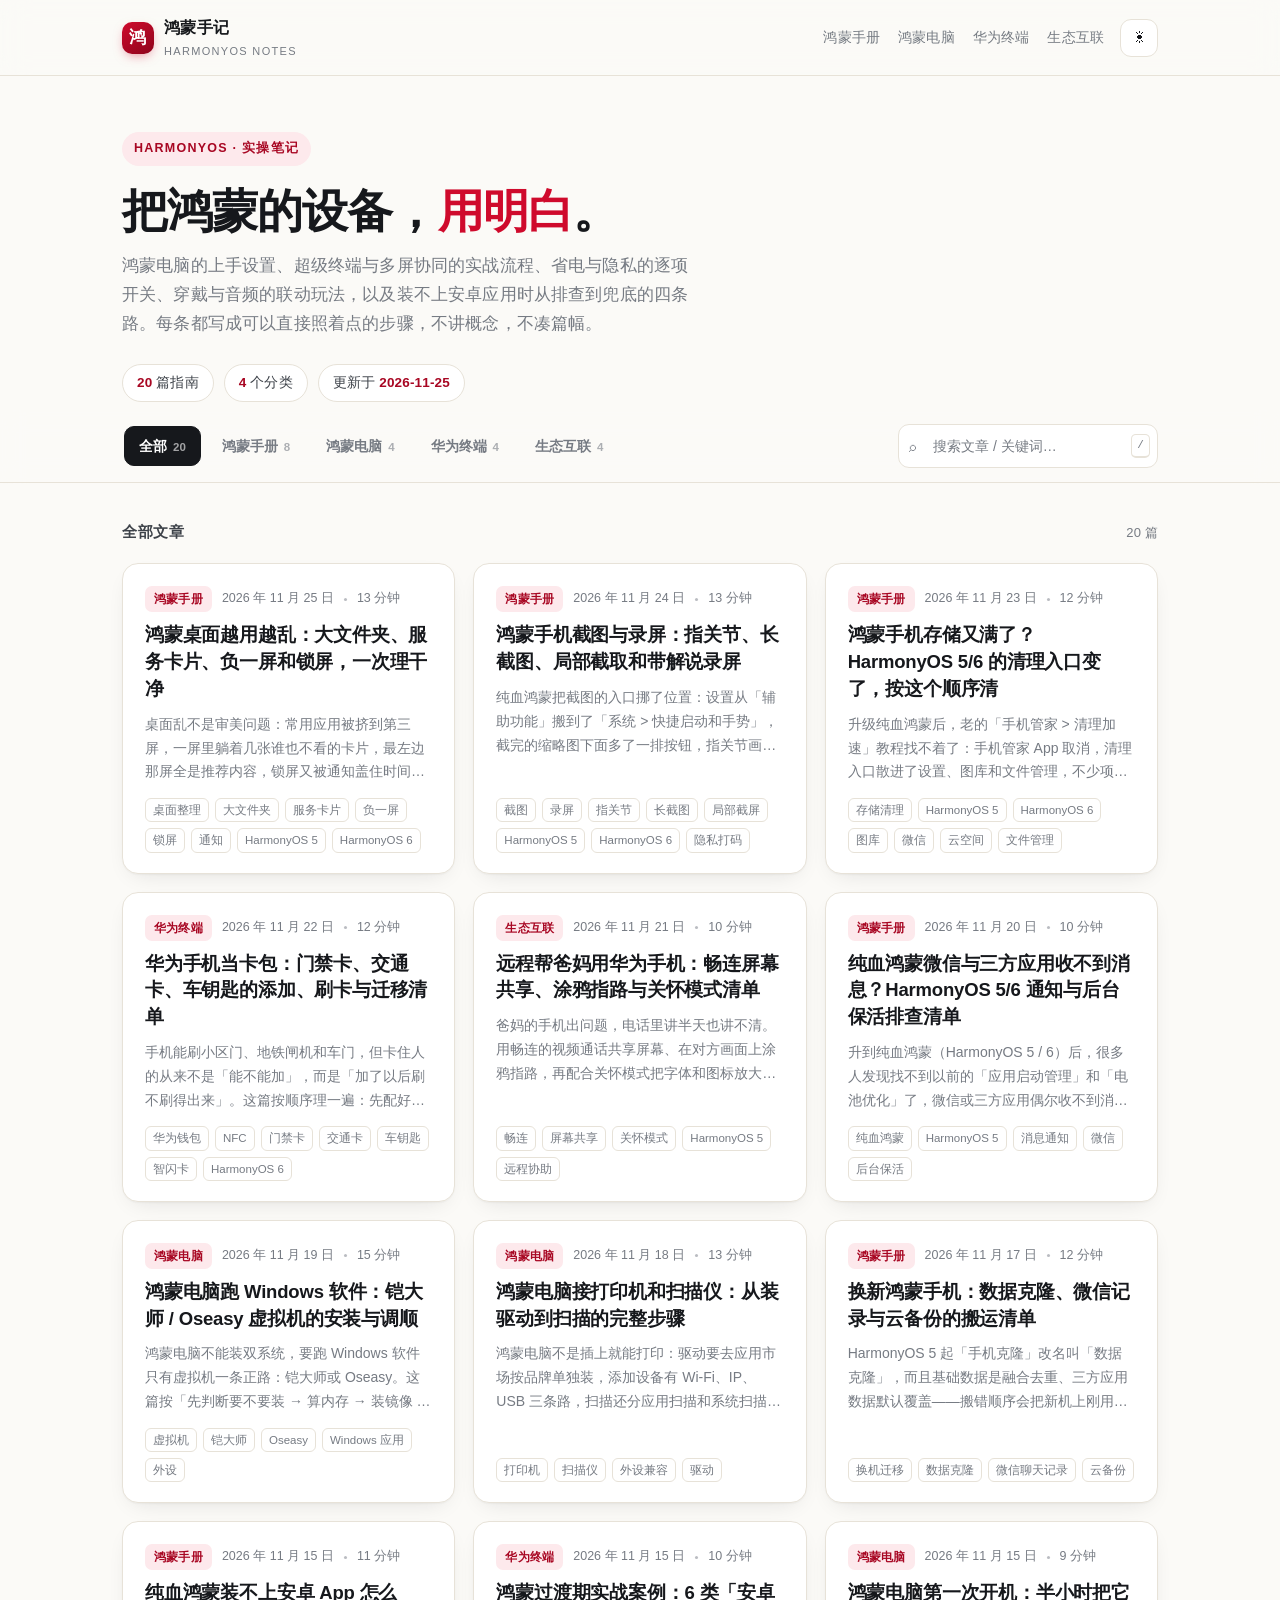
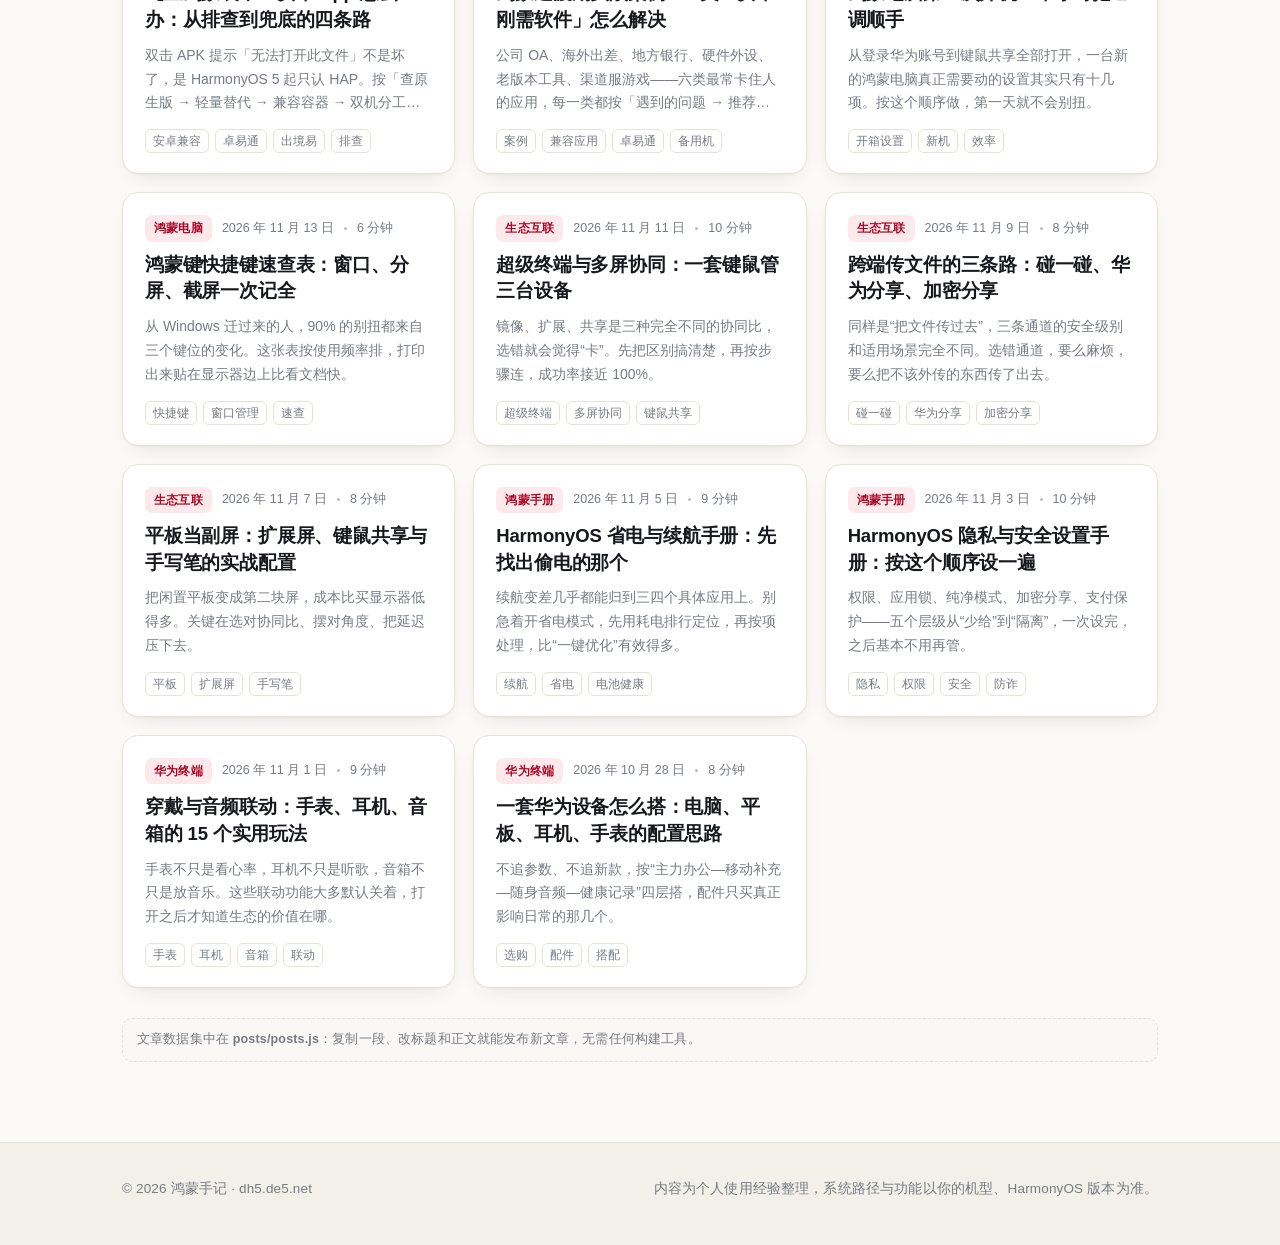
<file: index.html>
<!DOCTYPE html>
<html lang="zh-CN" data-theme="light">
<head>
<meta charset="utf-8">
<meta name="viewport" content="width=device-width, initial-scale=1, viewport-fit=cover">
<title>鸿蒙手记 · 华为终端与 HarmonyOS 使用手册</title>
<meta name="description" content="鸿蒙（HarmonyOS）使用手册、鸿蒙电脑（HarmonyOS PC）指南、华为终端与生态互联技巧。一套可以直接照着做的实操笔记。">
<meta name="theme-color" content="#fbfaf7" media="(prefers-color-scheme: light)">
<meta name="theme-color" content="#0e1013" media="(prefers-color-scheme: dark)">
<meta property="og:title" content="鸿蒙手记 · 华为终端与 HarmonyOS 使用手册">
<meta property="og:description" content="鸿蒙手册、鸿蒙电脑指南、华为终端与生态互联实战笔记。">
<meta property="og:type" content="website">
<meta property="og:url" content="https://dh5.de5.net/">
<link rel="canonical" href="https://dh5.de5.net/">
<link rel="icon" href="data:image/svg+xml,<svg xmlns='http://www.w3.org/2000/svg' viewBox='0 0 100 100'><rect width='100' height='100' rx='22' fill='%23cf0a2c'/><text x='50' y='70' font-size='58' font-family='system-ui,sans-serif' font-weight='700' fill='white' text-anchor='middle'>鸿</text></svg>">
<link rel="stylesheet" href="assets/style.css">
<script>
  // 主题在首次绘制前定好，避免闪白
  (function () {
    try {
      var saved = localStorage.getItem('dh5-theme');
      var sys = window.matchMedia('(prefers-color-scheme: dark)').matches ? 'dark' : 'light';
      document.documentElement.dataset.theme = saved || sys;
    } catch (e) {}
  })();
</script>
</head>
<body>

<div class="progress" id="progress" aria-hidden="true"></div>

<header class="topbar">
  <div class="topbar-inner">
    <a class="brand" href="#/" aria-label="回到首页">
      <span class="brand-mark">鸿</span>
      <span class="brand-text">鸿蒙手记<small>HarmonyOS Notes</small></span>
    </a>
    <span class="topbar-spacer"></span>
    <nav class="nav-links" aria-label="站内导航">
      <a href="#/cat/鸿蒙手册">鸿蒙手册</a>
      <a href="#/cat/鸿蒙电脑">鸿蒙电脑</a>
      <a href="#/cat/华为终端">华为终端</a>
      <a href="#/cat/生态互联">生态互联</a>
    </nav>
    <button class="icon-btn" id="themeBtn" type="button" title="切换深色 / 浅色" aria-label="切换深色或浅色主题">
      <span class="icon-sun">☀</span><span class="icon-moon">☾</span>
    </button>
  </div>
</header>

<section class="hero" id="hero">
  <span class="hero-eyebrow">HarmonyOS · 实操笔记</span>
  <h1>把鸿蒙的设备，<em>用明白</em>。</h1>
  <p>鸿蒙电脑的上手设置、超级终端与多屏协同的实战流程、省电与隐私的逐项开关、穿戴与音频的联动玩法，以及装不上安卓应用时从排查到兜底的四条路。每条都写成可以直接照着点的步骤，不讲概念，不凑篇幅。</p>
  <ul class="hero-stats">
    <li><b id="statCount">11</b> 篇指南</li>
    <li><b>4</b> 个分类</li>
    <li>更新于 <b id="statDate">2026-11-15</b></li>
  </ul>
</section>

<div class="toolbar" id="toolbar">
  <div class="toolbar-inner">
    <div class="tabs" id="tabs" role="tablist" aria-label="文章分类"></div>
    <div class="search">
      <span class="lens" aria-hidden="true">⌕</span>
      <input id="search" type="search" placeholder="搜索文章 / 关键词…" autocomplete="off" aria-label="搜索文章">
      <kbd class="kbd">/</kbd>
    </div>
  </div>
</div>

<main>
  <!-- 列表视图 -->
  <div id="listView">
    <div class="list-head">
      <h2 id="listTitle">全部文章</h2>
      <span class="result" id="listResult"></span>
    </div>
    <div class="grid" id="grid"></div>
    <p class="hint">文章数据集中在 <b>posts/posts.js</b>：复制一段、改标题和正文就能发布新文章，无需任何构建工具。</p>
  </div>

  <!-- 阅读视图 -->
  <article id="readerView" class="reader" hidden></article>
</main>

<footer>
  <div class="footer-inner">
    <span>© <span id="year">2026</span> 鸿蒙手记 · dh5.de5.net</span>
    <span>内容为个人使用经验整理，系统路径与功能以你的机型、HarmonyOS 版本为准。</span>
  </div>
</footer>

<script src="posts/posts.js"></script>
<script src="assets/app.js"></script>
</body>
</html>
</file>
<file: assets/style.css>
/* ==========================================================================
   鸿蒙手记 · dh5.de5.net
   纯手写 CSS，无框架、无构建。改主题色只改 :root 里的变量即可。
   ========================================================================== */

:root {
  --bg: #fbfaf7;
  --bg-soft: #f3f0e9;
  --surface: #ffffff;
  --surface-2: #faf8f4;
  --ink: #16181c;
  --ink-soft: #3d4249;
  --muted: #767b83;
  --line: #e7e2d8;
  --accent: #cf0a2c;
  --accent-ink: #a80723;
  --accent-soft: #fde9ec;
  --shadow: 0 1px 2px rgba(22, 24, 28, .04), 0 8px 24px -12px rgba(22, 24, 28, .16);
  --shadow-lg: 0 2px 4px rgba(22, 24, 28, .05), 0 24px 48px -24px rgba(22, 24, 28, .28);
  --radius: 16px;
  --maxw: 1080px;
  --ease: cubic-bezier(.22, .61, .36, 1);
  color-scheme: light;
}

html[data-theme="dark"] {
  --bg: #0e1013;
  --bg-soft: #14171c;
  --surface: #171b21;
  --surface-2: #1c2027;
  --ink: #eceae6;
  --ink-soft: #c6c9cf;
  --muted: #9096a0;
  --line: #262b33;
  --accent: #ff5d78;
  --accent-ink: #ff8095;
  --accent-soft: #2a1620;
  --shadow: 0 1px 2px rgba(0, 0, 0, .4), 0 10px 30px -16px rgba(0, 0, 0, .7);
  --shadow-lg: 0 2px 6px rgba(0, 0, 0, .5), 0 30px 60px -30px rgba(0, 0, 0, .85);
  color-scheme: dark;
}

* { box-sizing: border-box; }

html { -webkit-text-size-adjust: 100%; scroll-behavior: smooth; }

body {
  margin: 0;
  background: var(--bg);
  color: var(--ink);
  font-family: "HarmonyOS Sans SC", "HarmonyOS Sans", -apple-system, BlinkMacSystemFont,
    "PingFang SC", "Hiragino Sans GB", "Microsoft YaHei", "Segoe UI", Roboto, sans-serif;
  font-size: 16px;
  line-height: 1.75;
  letter-spacing: .01em;
  -webkit-font-smoothing: antialiased;
  transition: background-color .3s var(--ease), color .3s var(--ease);
}

a { color: var(--accent-ink); text-decoration: none; }
a:hover { text-decoration: underline; text-underline-offset: 3px; }

img { max-width: 100%; display: block; }

::selection { background: var(--accent); color: #fff; }

/* ---------- 顶部导航 ---------- */
.topbar {
  position: sticky;
  top: 0;
  z-index: 40;
  backdrop-filter: saturate(1.4) blur(14px);
  -webkit-backdrop-filter: saturate(1.4) blur(14px);
  background: color-mix(in srgb, var(--bg) 82%, transparent);
  border-bottom: 1px solid var(--line);
}

.topbar-inner {
  max-width: var(--maxw);
  margin: 0 auto;
  padding: 14px 22px;
  display: flex;
  align-items: center;
  gap: 16px;
}

.brand {
  display: flex;
  align-items: center;
  gap: 10px;
  color: var(--ink);
  font-weight: 700;
  letter-spacing: .02em;
}
.brand:hover { text-decoration: none; }

.brand-mark {
  width: 32px; height: 32px;
  border-radius: 10px;
  display: grid; place-items: center;
  background: linear-gradient(145deg, var(--accent), #8e041c);
  color: #fff;
  font-size: 17px;
  font-weight: 700;
  box-shadow: 0 4px 12px -4px rgba(207, 10, 44, .55);
}

.brand-text small {
  display: block;
  font-size: 11px;
  font-weight: 500;
  color: var(--muted);
  letter-spacing: .12em;
  text-transform: uppercase;
}

.topbar-spacer { flex: 1; }

.nav-links { display: flex; gap: 18px; }
.nav-links a {
  color: var(--muted);
  font-size: 14px;
  font-weight: 500;
}
.nav-links a:hover { color: var(--ink); text-decoration: none; }

.icon-btn {
  width: 38px; height: 38px;
  border-radius: 11px;
  border: 1px solid var(--line);
  background: var(--surface);
  color: var(--ink);
  cursor: pointer;
  display: grid; place-items: center;
  font-size: 16px;
  transition: transform .18s var(--ease), border-color .18s var(--ease), background .18s var(--ease);
}
.icon-btn:hover { transform: translateY(-1px); border-color: var(--accent); }
.icon-btn:active { transform: scale(.96); }
html[data-theme="light"] .icon-moon { display: none; }
html[data-theme="dark"] .icon-sun { display: none; }

/* ---------- 头部 ---------- */
.hero {
  max-width: var(--maxw);
  margin: 0 auto;
  padding: 56px 22px 8px;
}

.hero-eyebrow {
  display: inline-flex;
  align-items: center;
  gap: 8px;
  font-size: 12.5px;
  font-weight: 600;
  letter-spacing: .1em;
  text-transform: uppercase;
  color: var(--accent-ink);
  background: var(--accent-soft);
  border-radius: 999px;
  padding: 6px 12px;
}

.hero h1 {
  margin: 18px 0 12px;
  font-size: clamp(30px, 5.2vw, 46px);
  line-height: 1.2;
  letter-spacing: -.02em;
  font-weight: 750;
}

.hero h1 em {
  font-style: normal;
  color: var(--accent);
}

.hero p {
  margin: 0;
  max-width: 62ch;
  color: var(--muted);
  font-size: 16.5px;
}

.hero-stats {
  display: flex;
  flex-wrap: wrap;
  gap: 10px;
  margin: 26px 0 0;
  padding: 0;
  list-style: none;
}
.hero-stats li {
  font-size: 13.5px;
  color: var(--ink-soft);
  background: var(--surface);
  border: 1px solid var(--line);
  border-radius: 999px;
  padding: 6px 14px;
}
.hero-stats b { color: var(--accent-ink); font-weight: 700; }

/* ---------- 工具条：搜索 + 分类 ---------- */
.toolbar {
  position: sticky;
  top: 67px;
  z-index: 30;
  background: color-mix(in srgb, var(--bg) 88%, transparent);
  backdrop-filter: blur(12px);
  -webkit-backdrop-filter: blur(12px);
  border-bottom: 1px solid var(--line);
}
.toolbar-inner {
  max-width: var(--maxw);
  margin: 0 auto;
  padding: 14px 22px;
  display: flex;
  align-items: center;
  gap: 16px;
  flex-wrap: wrap;
}

.tabs {
  display: flex;
  gap: 6px;
  overflow-x: auto;
  scrollbar-width: none;
  padding: 2px;
  flex: 1 1 auto;
}
.tabs::-webkit-scrollbar { display: none; }

.tab {
  border: 1px solid transparent;
  background: transparent;
  color: var(--muted);
  font: inherit;
  font-size: 14px;
  font-weight: 600;
  padding: 7px 14px;
  border-radius: 10px;
  cursor: pointer;
  white-space: nowrap;
  transition: all .16s var(--ease);
}
.tab:hover { color: var(--ink); background: var(--bg-soft); }
.tab[aria-selected="true"] {
  color: #fff;
  background: var(--ink);
  border-color: var(--ink);
}
html[data-theme="dark"] .tab[aria-selected="true"] { color: #0e1013; }
.tab .count {
  font-size: 11.5px;
  opacity: .6;
  margin-left: 6px;
  font-variant-numeric: tabular-nums;
}

.search {
  position: relative;
  flex: 0 1 260px;
  min-width: 160px;
}
.search input {
  width: 100%;
  font: inherit;
  font-size: 14px;
  color: var(--ink);
  background: var(--surface);
  border: 1px solid var(--line);
  border-radius: 11px;
  padding: 9px 34px 9px 34px;
  outline: none;
  transition: border-color .18s var(--ease), box-shadow .18s var(--ease);
}
.search input::placeholder { color: var(--muted); }
.search input:focus {
  border-color: var(--accent);
  box-shadow: 0 0 0 3px var(--accent-soft);
}
.search .lens {
  position: absolute;
  left: 11px; top: 50%;
  transform: translateY(-50%);
  color: var(--muted);
  font-size: 14px;
  pointer-events: none;
}
.search .kbd {
  position: absolute;
  right: 8px; top: 50%;
  transform: translateY(-50%);
  font-size: 11px;
  color: var(--muted);
  border: 1px solid var(--line);
  border-bottom-width: 2px;
  border-radius: 5px;
  padding: 1px 5px;
  pointer-events: none;
  font-family: ui-monospace, SFMono-Regular, Menlo, monospace;
}

/* ---------- 列表 ---------- */
main { max-width: var(--maxw); margin: 0 auto; padding: 30px 22px 80px; }

.list-head {
  display: flex;
  align-items: baseline;
  justify-content: space-between;
  gap: 12px;
  margin: 6px 0 18px;
}
.list-head h2 {
  font-size: 15px;
  font-weight: 700;
  letter-spacing: .04em;
  color: var(--ink-soft);
  margin: 0;
}
.list-head .result { font-size: 13px; color: var(--muted); }

.grid {
  display: grid;
  grid-template-columns: repeat(auto-fill, minmax(300px, 1fr));
  gap: 18px;
}

.card {
  position: relative;
  display: flex;
  flex-direction: column;
  gap: 10px;
  text-align: left;
  font: inherit;
  color: inherit;
  background: var(--surface);
  border: 1px solid var(--line);
  border-radius: var(--radius);
  padding: 22px 22px 20px;
  cursor: pointer;
  box-shadow: var(--shadow);
  transition: transform .22s var(--ease), box-shadow .22s var(--ease), border-color .22s var(--ease);
  overflow: hidden;
}
.card::after {
  content: "";
  position: absolute;
  inset: 0 auto 0 0;
  width: 3px;
  background: var(--accent);
  transform: scaleY(0);
  transform-origin: top;
  transition: transform .25s var(--ease);
}
.card:hover {
  transform: translateY(-3px);
  box-shadow: var(--shadow-lg);
  border-color: color-mix(in srgb, var(--accent) 40%, var(--line));
}
.card:hover::after { transform: scaleY(1); }
.card:focus-visible { outline: 2px solid var(--accent); outline-offset: 3px; }

.card-top {
  display: flex;
  align-items: center;
  gap: 10px;
  font-size: 12.5px;
  color: var(--muted);
}
.chip {
  font-size: 11.5px;
  font-weight: 700;
  letter-spacing: .02em;
  color: var(--accent-ink);
  background: var(--accent-soft);
  border-radius: 7px;
  padding: 3px 9px;
}
.dot { width: 3px; height: 3px; border-radius: 50%; background: currentColor; opacity: .5; }

.card h3 {
  margin: 0;
  font-size: 18.5px;
  line-height: 1.45;
  font-weight: 700;
  letter-spacing: -.01em;
}

.card p {
  margin: 0;
  color: var(--muted);
  font-size: 14px;
  line-height: 1.7;
  display: -webkit-box;
  -webkit-line-clamp: 3;
  -webkit-box-orient: vertical;
  overflow: hidden;
}

.card-tags {
  display: flex;
  flex-wrap: wrap;
  gap: 6px;
  margin-top: auto;
  padding-top: 4px;
}
.card-tags span {
  font-size: 11.5px;
  color: var(--muted);
  border: 1px solid var(--line);
  border-radius: 6px;
  padding: 1px 7px;
}

.empty {
  text-align: center;
  padding: 70px 20px;
  color: var(--muted);
}
.empty strong { display: block; color: var(--ink); font-size: 18px; margin-bottom: 8px; }

/* ---------- 文章阅读页 ---------- */
.reader { max-width: 760px; margin: 0 auto; }

.progress {
  position: fixed;
  top: 0; left: 0;
  height: 2px;
  width: 0;
  background: var(--accent);
  z-index: 60;
  transition: width .1s linear;
}

.backlink {
  display: inline-flex;
  align-items: center;
  gap: 7px;
  font-size: 14px;
  font-weight: 600;
  color: var(--muted);
  margin: 4px 0 22px;
}
.backlink:hover { color: var(--accent-ink); text-decoration: none; }

.article-head { border-bottom: 1px solid var(--line); padding-bottom: 26px; margin-bottom: 32px; }
.article-head .card-top { margin-bottom: 14px; }
.article-head h1 {
  margin: 0 0 14px;
  font-size: clamp(26px, 4.4vw, 38px);
  line-height: 1.28;
  letter-spacing: -.02em;
  font-weight: 750;
}
.article-head .summary {
  margin: 0;
  color: var(--muted);
  font-size: 16px;
  line-height: 1.8;
}

.prose { font-size: 16.5px; line-height: 1.95; color: var(--ink-soft); }
.prose h2 {
  position: relative;
  margin: 44px 0 14px;
  padding-left: 14px;
  font-size: 22px;
  line-height: 1.4;
  font-weight: 700;
  color: var(--ink);
  letter-spacing: -.01em;
}
.prose h2::before {
  content: "";
  position: absolute;
  left: 0; top: .32em; bottom: .32em;
  width: 4px;
  border-radius: 2px;
  background: var(--accent);
}
.prose h3 { margin: 30px 0 10px; font-size: 17.5px; font-weight: 700; color: var(--ink); }
.prose p { margin: 0 0 18px; }
.prose strong { color: var(--ink); font-weight: 700; }
.prose ul, .prose ol { margin: 0 0 20px; padding-left: 22px; }
.prose li { margin: 7px 0; }
.prose li::marker { color: var(--accent); }
.prose blockquote {
  margin: 24px 0;
  padding: 16px 20px;
  border-left: 3px solid var(--accent);
  background: var(--surface);
  border-radius: 0 12px 12px 0;
  color: var(--ink-soft);
  font-size: 15.5px;
}
.prose blockquote p:last-child { margin-bottom: 0; }
.prose code {
  font-family: ui-monospace, SFMono-Regular, Menlo, Consolas, monospace;
  font-size: .9em;
  background: var(--bg-soft);
  border: 1px solid var(--line);
  border-radius: 5px;
  padding: 1px 5px;
}
.prose hr { border: 0; border-top: 1px solid var(--line); margin: 40px 0; }

.prose table {
  width: 100%;
  border-collapse: collapse;
  margin: 22px 0;
  font-size: 14.5px;
  background: var(--surface);
  border: 1px solid var(--line);
  border-radius: 12px;
  overflow: hidden;
}
.prose th, .prose td {
  padding: 10px 14px;
  text-align: left;
  border-bottom: 1px solid var(--line);
}
.prose th { background: var(--surface-2); font-weight: 700; color: var(--ink); font-size: 13.5px; }
.prose tr:last-child td { border-bottom: 0; }

.pager {
  display: grid;
  grid-template-columns: 1fr 1fr;
  gap: 14px;
  margin: 56px 0 0;
  padding-top: 26px;
  border-top: 1px solid var(--line);
}
.pager a, .pager div {
  display: block;
  border: 1px solid var(--line);
  border-radius: 12px;
  padding: 14px 16px;
  color: var(--ink);
  font-size: 14.5px;
  font-weight: 600;
  background: var(--surface);
  transition: border-color .18s var(--ease), transform .18s var(--ease);
}
.pager a:hover { border-color: var(--accent); text-decoration: none; transform: translateY(-1px); }
.pager small { display: block; color: var(--muted); font-size: 11.5px; font-weight: 500; margin-bottom: 4px; letter-spacing: .06em; }
.pager .next { text-align: right; }
.pager .placeholder { border-style: dashed; background: transparent; opacity: .5; }

/* ---------- 页脚 ---------- */
footer {
  border-top: 1px solid var(--line);
  background: var(--bg-soft);
}
.footer-inner {
  max-width: var(--maxw);
  margin: 0 auto;
  padding: 34px 22px 44px;
  display: flex;
  flex-wrap: wrap;
  gap: 14px 26px;
  align-items: center;
  justify-content: space-between;
  color: var(--muted);
  font-size: 13.5px;
}
.footer-inner a { color: var(--muted); }
.footer-inner a:hover { color: var(--accent-ink); }

.hint {
  font-size: 12.5px;
  color: var(--muted);
  border: 1px dashed var(--line);
  border-radius: 10px;
  padding: 10px 14px;
  margin: 30px 0 0;
  background: var(--surface-2);
}

/* ---------- 动画 ---------- */
@keyframes rise {
  from { opacity: 0; transform: translateY(10px); }
  to { opacity: 1; transform: none; }
}
.rise { animation: rise .42s var(--ease) both; }

@media (prefers-reduced-motion: reduce) {
  * { animation: none !important; transition: none !important; }
  html { scroll-behavior: auto; }
}

/* ---------- 响应式 ---------- */
@media (max-width: 720px) {
  .topbar-inner { padding: 12px 16px; }
  .brand-text small { display: none; }
  .nav-links { display: none; }
  .hero { padding: 36px 16px 4px; }
  .hero p { font-size: 15.5px; }
  main { padding: 22px 16px 64px; }
  .toolbar { top: 61px; }
  .toolbar-inner { padding: 10px 16px; gap: 10px; }
  .search { flex: 1 1 100%; order: -1; }
  .search .kbd { display: none; }
  .grid { grid-template-columns: 1fr; gap: 14px; }
  .card { padding: 18px; }
  .prose { font-size: 16px; }
  .pager { grid-template-columns: 1fr; }
  .pager .next { text-align: left; }
  .footer-inner { padding: 26px 16px 36px; }
}

@media (min-width: 980px) {
  .grid { grid-template-columns: repeat(3, 1fr); }
  .card.feature { grid-column: span 2; }
}
</file>
